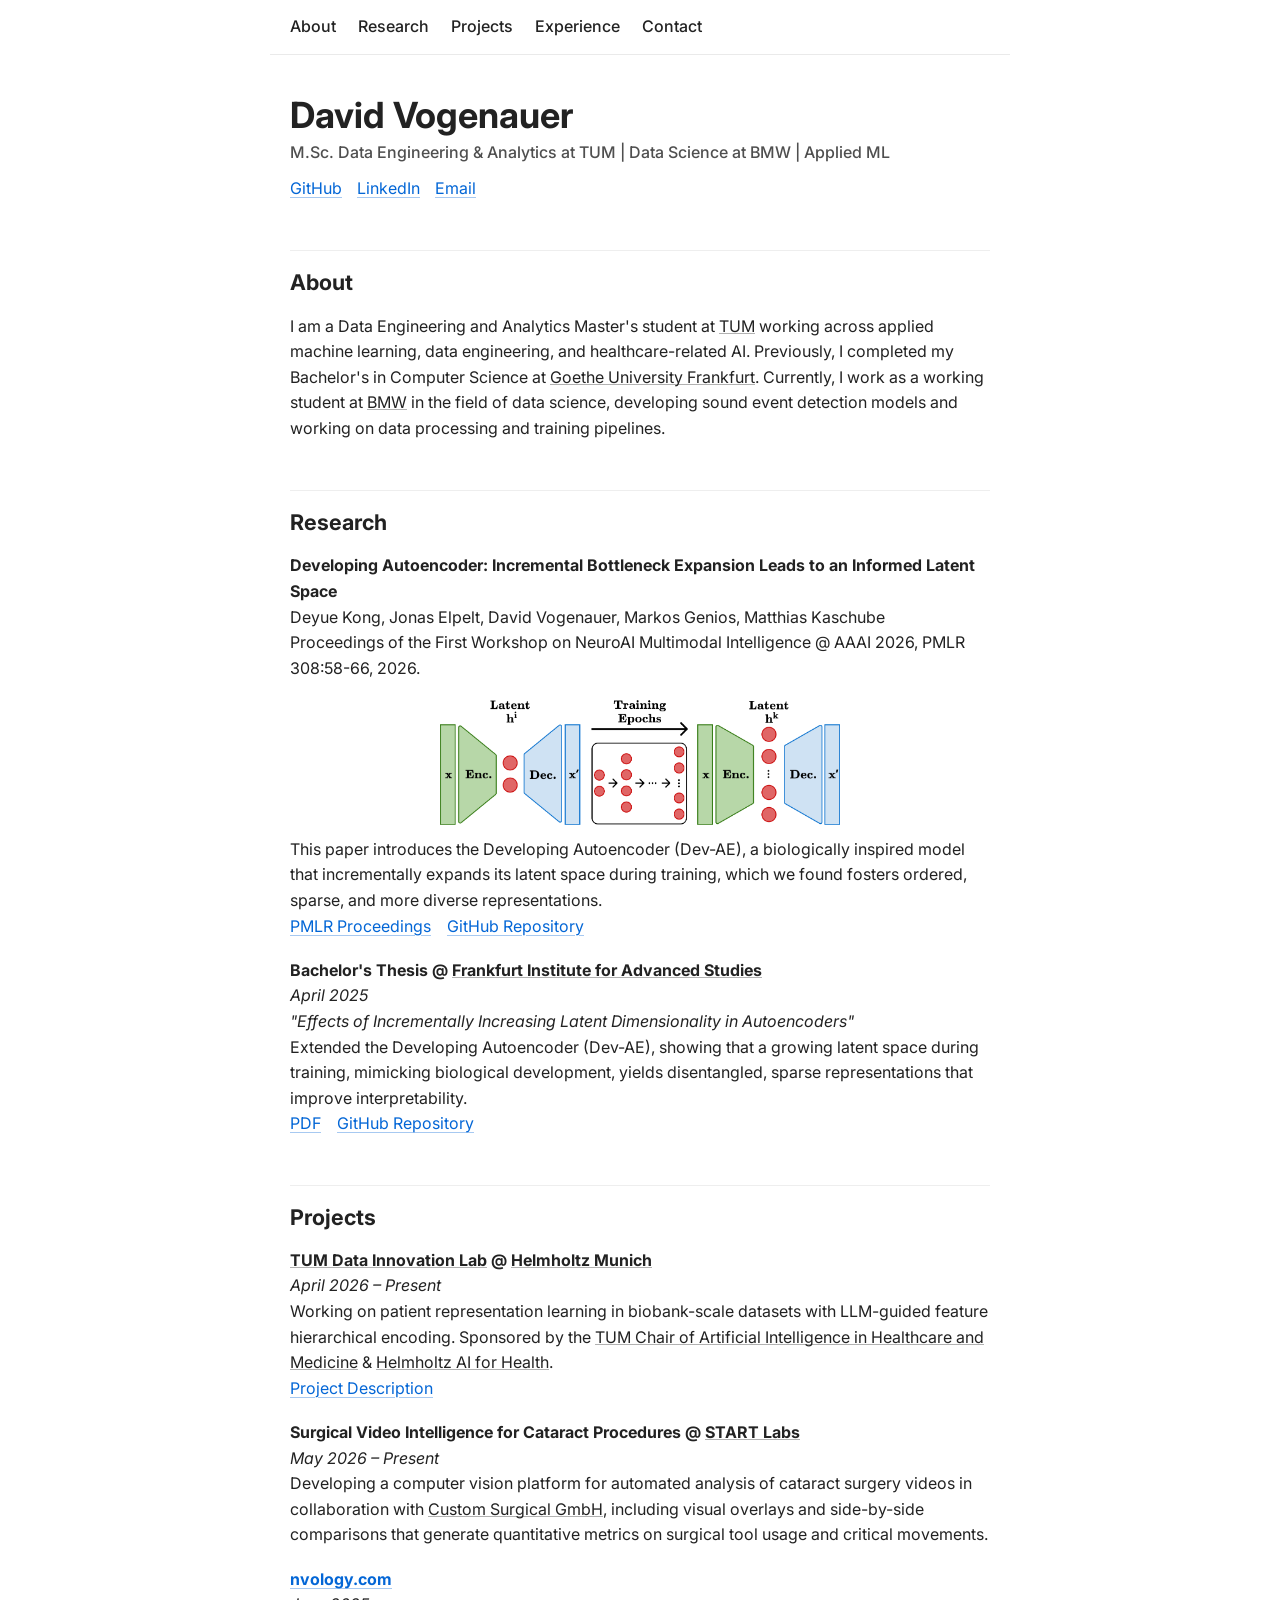
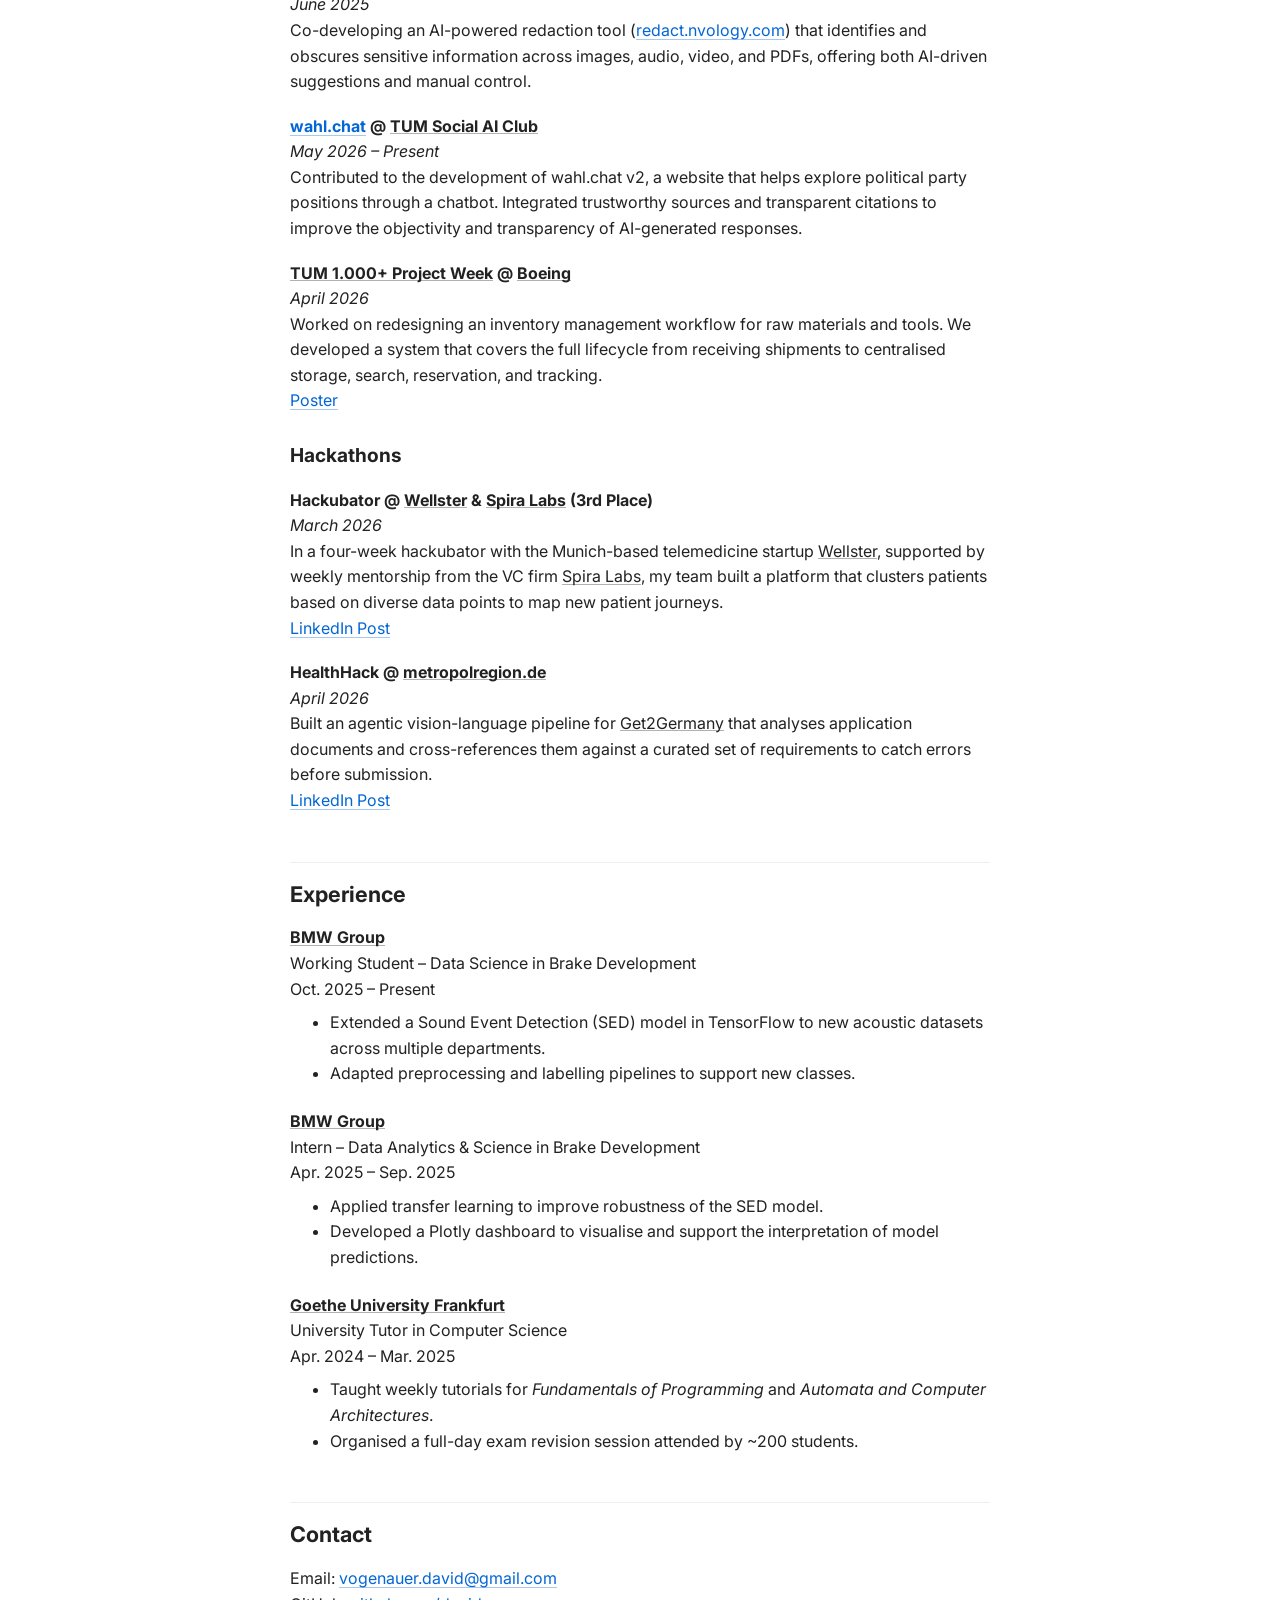
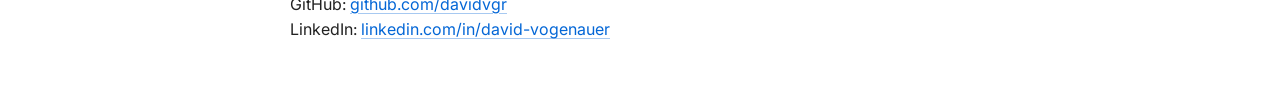
<file: index.html>
<!doctype html>
<html lang="en">
  <head>
    <meta charset="UTF-8" />
    <meta name="viewport" content="width=device-width, initial-scale=1.0" />
    <title>David Vogenauer</title>
    <meta name="description" content="M.Sc. Data Eng. and Analytics (TUM) and Data Science (BMW)" />
    <meta name="google-site-verification" content="9LUowtRIApPArfztGItQ972ZgVFSkBlISCYiXk0J5PY" />

    <link rel="preconnect" href="https://fonts.googleapis.com" />
    <link rel="preconnect" href="https://fonts.gstatic.com" crossorigin />
    <link
      href="https://fonts.googleapis.com/css2?family=Inter:wght@400;500;600;700&display=swap"
      rel="stylesheet" />

    <link rel="stylesheet" href="styles.css" />
  </head>

  <body>
    <nav class="site-nav" aria-label="Section navigation">
      <a href="#about">About</a>
      <a href="#research">Research</a>
      <a href="#projects">Projects</a>
      <a href="#experience">Experience</a>
      <a href="#contact">Contact</a>
    </nav>

    <h1>David Vogenauer</h1>
    <p class="subtitle">
      M.Sc. Data Engineering & Analytics at TUM | Data Science at BMW | Applied ML
    </p>

    <div class="social-links">
      <a href="https://github.com/davidvgr" target="_blank" rel="noopener noreferrer">GitHub</a>
      <a
        href="https://www.linkedin.com/in/david-vogenauer/"
        target="_blank"
        rel="noopener noreferrer"
        >LinkedIn</a
      >
      <a href="mailto:vogenauer.david@gmail.com">Email</a>
    </div>

    <h2 id="about">About</h2>
    <p>
      I am a Data Engineering and Analytics Master's student at
      <a class="org-link" href="https://www.tum.de/en/" target="_blank" rel="noopener noreferrer"
        >TUM</a
      >
      working across applied machine learning, data engineering, and healthcare-related AI.
      Previously, I completed my Bachelor's in Computer Science at
      <a
        class="org-link"
        href="https://www.uni-frankfurt.de/en"
        target="_blank"
        rel="noopener noreferrer"
        >Goethe University Frankfurt</a
      >. Currently, I work as a working student at
      <a
        class="org-link"
        href="https://www.bmwgroup.com/en.html"
        target="_blank"
        rel="noopener noreferrer"
        >BMW</a
      >
      in the field of data science, developing sound event detection models and working on data
      processing and training pipelines.
    </p>

    <h2 id="research">Research</h2>

    <p>
      <b
        >Developing Autoencoder: Incremental Bottleneck Expansion Leads to an Informed Latent
        Space</b
      ><br />
      Deyue Kong, Jonas Elpelt, David Vogenauer, Markos Genios, Matthias Kaschube<br />
      Proceedings of the First Workshop on NeuroAI Multimodal Intelligence @ AAAI 2026, PMLR 308:58-66, 2026.
    </p>
    <figure class="research-schematic-wrapper">
      <img
        class="research-schematic"
        src="images/schematic.png"
        alt="Developing Autoencoder (Dev-AE) schematic"
        loading="lazy" />
    </figure>
    <p>
      This paper introduces the Developing Autoencoder (Dev-AE), a biologically inspired model that
      incrementally expands its latent space during training, which we found fosters ordered,
      sparse, and more diverse representations.<br />
      <span class="link-row">
        <a href="https://proceedings.mlr.press/v308/kong26a.html" target="_blank" rel="noopener noreferrer"
          >PMLR Proceedings</a
        >
        <a
          href="https://github.com/davidvgr/developing-autoencoders"
          target="_blank"
          rel="noopener noreferrer"
          >GitHub Repository</a
        >
      </span>
    </p>

    <h3>
      Bachelor's Thesis @
      <a class="org-link" href="https://fias.institute/" target="_blank" rel="noopener noreferrer"
        >Frankfurt Institute for Advanced Studies</a
      >
    </h3>
    <p>
      <em>April 2025</em><br />
      <em>"Effects of Incrementally Increasing Latent Dimensionality in Autoencoders"</em><br />
      Extended the Developing Autoencoder (Dev-AE), showing that a growing latent space during
      training, mimicking biological development, yields disentangled, sparse representations that
      improve interpretability.<br />
      <span class="link-row">
        <a href="files/Vogenauer_Bachelors_Thesis.pdf" target="_blank" rel="noopener noreferrer"
          >PDF</a
        >
        <a
          href="https://github.com/davidvgr/understanding-developing-autoencoders"
          target="_blank"
          rel="noopener noreferrer"
          >GitHub Repository</a
        >
      </span>
    </p>

    <h2 id="projects">Projects</h2>

    <h3>
      <a
        class="org-link"
        href="https://www.mdsi.tum.de/en/di-lab/"
        target="_blank"
        rel="noopener noreferrer"
        >TUM Data Innovation Lab</a
      >
      @
      <a
        class="org-link"
        href="https://www.helmholtz-munich.de/en/"
        target="_blank"
        rel="noopener noreferrer"
        >Helmholtz Munich</a
      >
    </h3>
    <p>
      <em>April 2026 – Present</em><br />
      Working on patient representation learning in biobank-scale datasets with LLM-guided feature
      hierarchical encoding. Sponsored by the
      <a
        class="org-link"
        href="https://kiinformatik.mri.tum.de/en/chair-artificial-intelligence-healthcare-and-medicine"
        target="_blank"
        rel="noopener noreferrer"
        >TUM Chair of Artificial Intelligence in Healthcare and Medicine</a
      >
      &
      <a
        class="org-link"
        href="https://www.helmholtz-munich.de/en/"
        target="_blank"
        rel="noopener noreferrer"
        >Helmholtz AI for Health</a
      >.<br />
      <a
        href="https://www.mdsi.tum.de/en/di-lab/projekte/ss26-tum-helmholtz-patient-representation-learning-in-biobank-scale-datasets-with-llm-guided-feature-hierarchical-encoding/"
        target="_blank"
        rel="noopener noreferrer"
        >Project Description</a
      >
    </p>

    <h3>
      Surgical Video Intelligence for Cataract Procedures @
      <a class="org-link" href="https://www.startmunich.de/" target="_blank" rel="noopener noreferrer"
        >START Labs</a
      >
    </h3>
    <p>
      <em>May 2026 – Present</em><br />
      Developing a computer vision platform for automated analysis of cataract surgery videos in
      collaboration with
      <a class="org-link" href="https://customsurgical.co/" target="_blank" rel="noopener noreferrer"
        >Custom Surgical GmbH</a
      >, including visual overlays and side-by-side comparisons that generate quantitative metrics
      on surgical tool usage and critical movements.
    </p>

    <h3><a href="https://nvology.com" target="_blank" rel="noopener noreferrer">nvology.com</a></h3>
    <p>
      <em>June 2025</em><br />
      Co-developing an AI-powered redaction tool (<a
        href="https://redact.nvology.com"
        target="_blank"
        rel="noopener noreferrer"
        >redact.nvology.com</a
      >) that identifies and obscures sensitive information across images, audio, video, and PDFs,
      offering both AI-driven suggestions and manual control.
    </p>

    <h3>
      <a href="https://wahl.chat" target="_blank" rel="noopener noreferrer">wahl.chat</a> @
      <a
        class="org-link"
        href="https://tum-socialaiclub.de/"
        target="_blank"
        rel="noopener noreferrer"
        >TUM Social AI Club</a
      >
    </h3>
    <p>
      <em>May 2026 – Present</em><br />
      Contributed to the development of wahl.chat v2, a website that helps explore political party
      positions through a chatbot. Integrated trustworthy sources and transparent citations to
      improve the objectivity and transparency of AI-generated responses.
    </p>

    <h3>
      <a
        class="org-link"
        href="https://1000plus.cit.tum.de/"
        target="_blank"
        rel="noopener noreferrer"
        >TUM 1.000+ Project Week</a
      >
      @
      <a class="org-link" href="https://www.boeing.com/" target="_blank" rel="noopener noreferrer"
        >Boeing</a
      >
    </h3>
    <p>
      <em>April 2026</em><br />
      Worked on redesigning an inventory management workflow for raw materials and tools. We
      developed a system that covers the full lifecycle from receiving shipments to centralised
      storage, search, reservation, and tracking.
      <br />
      <span class="link-row">
        <a href="files/Boeing_Inventory_Management_System_Poster.pdf" target="_blank" rel="noopener noreferrer"
          >Poster</a
        >
      </span>
    </p>

    <h3 class="subsection">Hackathons</h3>

    <h3>
      Hackubator @
      <a
        class="org-link"
        href="https://www.wellsterhealth.com/"
        target="_blank"
        rel="noopener noreferrer"
        >Wellster</a
      >
      &amp;
      <a
        class="org-link"
        href="https://www.spira-labs.ai/"
        target="_blank"
        rel="noopener noreferrer"
        >Spira Labs</a
      >
      (3rd Place)
    </h3>
    <p>
      <em>March 2026</em><br />
      In a four-week hackubator with the Munich-based telemedicine startup
      <a
        class="org-link"
        href="https://www.wellsterhealth.com/"
        target="_blank"
        rel="noopener noreferrer"
        >Wellster</a
      >, supported by weekly mentorship from the VC firm
      <a
        class="org-link"
        href="https://www.spira-labs.ai/"
        target="_blank"
        rel="noopener noreferrer"
        >Spira Labs</a
      >, my team built a platform that clusters patients based on diverse data points to map new
      patient journeys.<br />
      <a
        href="https://www.linkedin.com/feed/update/urn:li:activity:7462119597186543616/"
        target="_blank"
        rel="noopener noreferrer"
        >LinkedIn Post</a
      >
    </p>

    <h3>
      HealthHack @
      <a
        class="org-link"
        href="https://metropolregion.de/"
        target="_blank"
        rel="noopener noreferrer"
        >metropolregion.de</a
      >
    </h3>
    <p>
      <em>April 2026</em><br />
      Built an agentic vision-language pipeline for
      <a
        class="org-link"
        href="https://get2germany.com/en"
        target="_blank"
        rel="noopener noreferrer"
        >Get2Germany</a
      >
      that analyses application documents and cross-references them against a curated set of
      requirements to catch errors before submission.<br />
      <a
        href="https://www.linkedin.com/feed/update/urn:li:activity:7451741849167515648/"
        target="_blank"
        rel="noopener noreferrer"
        >LinkedIn Post</a
      >
    </p>

    <h2 id="experience">Experience</h2>

    <p>
      <b
        ><a
          class="org-link"
          href="https://www.bmwgroup.com/en.html"
          target="_blank"
          rel="noopener noreferrer"
          >BMW Group</a
        ></b
      ><br />
      Working Student – Data Science in Brake Development<br />
      Oct. 2025 – Present
    </p>
    <ul>
      <li>
        Extended a Sound Event Detection (SED) model in TensorFlow to new acoustic datasets across
        multiple departments.
      </li>
      <li>Adapted preprocessing and labelling pipelines to support new classes.</li>
    </ul>

    <p>
      <b
        ><a
          class="org-link"
          href="https://www.bmwgroup.com/en.html"
          target="_blank"
          rel="noopener noreferrer"
          >BMW Group</a
        ></b
      ><br />
      Intern – Data Analytics & Science in Brake Development<br />
      Apr. 2025 – Sep. 2025
    </p>
    <ul>
      <li>Applied transfer learning to improve robustness of the SED model.</li>
      <li>
        Developed a Plotly dashboard to visualise and support the interpretation of model
        predictions.
      </li>
    </ul>

    <p>
      <b
        ><a
          class="org-link"
          href="https://www.uni-frankfurt.de/en"
          target="_blank"
          rel="noopener noreferrer"
          >Goethe University Frankfurt</a
        ></b
      ><br />
      University Tutor in Computer Science<br />
      Apr. 2024 – Mar. 2025
    </p>
    <ul>
      <li>
        Taught weekly tutorials for <em>Fundamentals of Programming</em> and
        <em>Automata and Computer Architectures</em>.
      </li>
      <li>Organised a full-day exam revision session attended by ~200 students.</li>
    </ul>

    <h2 id="contact">Contact</h2>

    <p>
      Email:
      <a href="mailto:vogenauer.david@gmail.com">vogenauer.david@gmail.com</a><br />
      GitHub:
      <a href="https://github.com/davidvgr" target="_blank" rel="noopener noreferrer"
        >github.com/davidvgr</a
      ><br />
      LinkedIn:
      <a
        href="https://www.linkedin.com/in/david-vogenauer/"
        target="_blank"
        rel="noopener noreferrer"
        >linkedin.com/in/david-vogenauer</a
      >
    </p>
  </body>
</html>
</file>
<file: styles.css>
:root {
  --link: #0366d6;
  --link-hover: #024ea8;
  --link-underline: rgba(3, 102, 214, 0.35);
  --link-underline-hover: rgba(3, 102, 214, 0.7);
  --link-focus-bg: rgba(3, 102, 214, 0.1);
}

html {
  scroll-behavior: smooth;
}

body {
  font-family: 'Inter', sans-serif;
  max-width: 700px;
  margin: 56px auto 64px;
  padding: 0 20px;
  line-height: 1.6;
  color: #222;
}

.site-nav {
  position: sticky;
  top: 0;
  z-index: 10;
  display: flex;
  flex-wrap: wrap;
  gap: 8px 22px;
  background: #fff;
  border-bottom: 1px solid #eaeaea;
  margin: -56px -20px 40px;
  padding: 14px 20px;
}

.site-nav > a {
  color: #222;
  text-decoration: none;
  font-weight: 500;
}

.site-nav > a:hover,
.site-nav > a:focus-visible {
  color: var(--link);
}

h2[id] {
  scroll-margin-top: 70px;
}

h1 {
  margin: 0 0 6px;
  font-size: 2.25rem;
  line-height: 1.12;
}

.subtitle {
  margin: 0 0 12px;
  color: #4f4f4f;
  font-weight: 500;
  line-height: 1.45;
}

h2 {
  margin-top: 48px;
  padding-top: 18px;
  border-top: 1px solid #eee;
  font-size: 1.35rem;
  line-height: 1.25;
}

h3 {
  margin: 20px 0 0;
  font-size: 1em;
  font-weight: 700;
  line-height: 1.4;
}

h2 + h3 {
  margin-top: 8px;
}

h3.subsection {
  font-size: 1.2em;
  margin-top: 28px;
  margin-bottom: 4px;
}

h3 + p {
  margin-top: 2px;
}

p {
  margin: 10px 0 18px;
}

ul {
  margin-bottom: 22px;
}

a {
  color: var(--link);
  text-decoration-line: underline;
  text-decoration-color: var(--link-underline);
  text-decoration-thickness: 0.09em;
  text-underline-offset: 0.18em;
  border-radius: 4px;
  transition:
    color 120ms ease,
    text-decoration-color 120ms ease,
    background-color 120ms ease,
    outline-color 120ms ease;
}

p + ul {
  margin-top: -10px;
}

a:hover {
  color: var(--link-hover);
  text-decoration-color: var(--link-underline-hover);
}

a:focus-visible {
  outline: 2px solid var(--link-underline-hover);
  outline-offset: 2px;
  background-color: var(--link-focus-bg);
}

a.org-link {
  color: currentColor;
  text-decoration: none;
  border-radius: 0;
  padding-bottom: 0;
  background-image: linear-gradient(
    color-mix(in srgb, currentColor 35%, transparent),
    color-mix(in srgb, currentColor 35%, transparent)
  );
  background-position: 0 calc(100% - 0.09em);
  background-repeat: no-repeat;
  background-size: 100% 0.09em;
  transition: background-image 200ms ease;
}

a.org-link:hover,
a.org-link:focus-visible {
  text-decoration: none;
  background-image: linear-gradient(currentColor, currentColor);
}

a.org-link:focus-visible {
  outline: 2px solid currentColor;
  outline-offset: 2px;
  background-color: transparent;
}

.social-links {
  display: flex;
  flex-wrap: wrap;
  gap: 15px;
  margin-bottom: 34px;
}

.link-row {
  display: inline-flex;
  flex-wrap: wrap;
  gap: 1em;
}

.research-schematic-wrapper {
  width: 100%;
  max-width: 400px;
  margin: 12px auto;
  padding: 0;
}

@media (max-width: 460px) {
  .research-schematic-wrapper {
    max-width: 100%;
  }

  .site-nav {
    flex-wrap: nowrap;
    gap: 18px;
    overflow-x: auto;
    padding: 10px 16px;
    margin: -56px -20px 30px;
    scrollbar-width: none;
  }

  .site-nav::-webkit-scrollbar {
    display: none;
  }

  .site-nav > a {
    flex: 0 0 auto;
    font-size: 0.95em;
  }

  h1 {
    font-size: 2rem;
  }
}

.research-schematic {
  display: block;
  width: 100%;
  height: auto;
}
</file>
